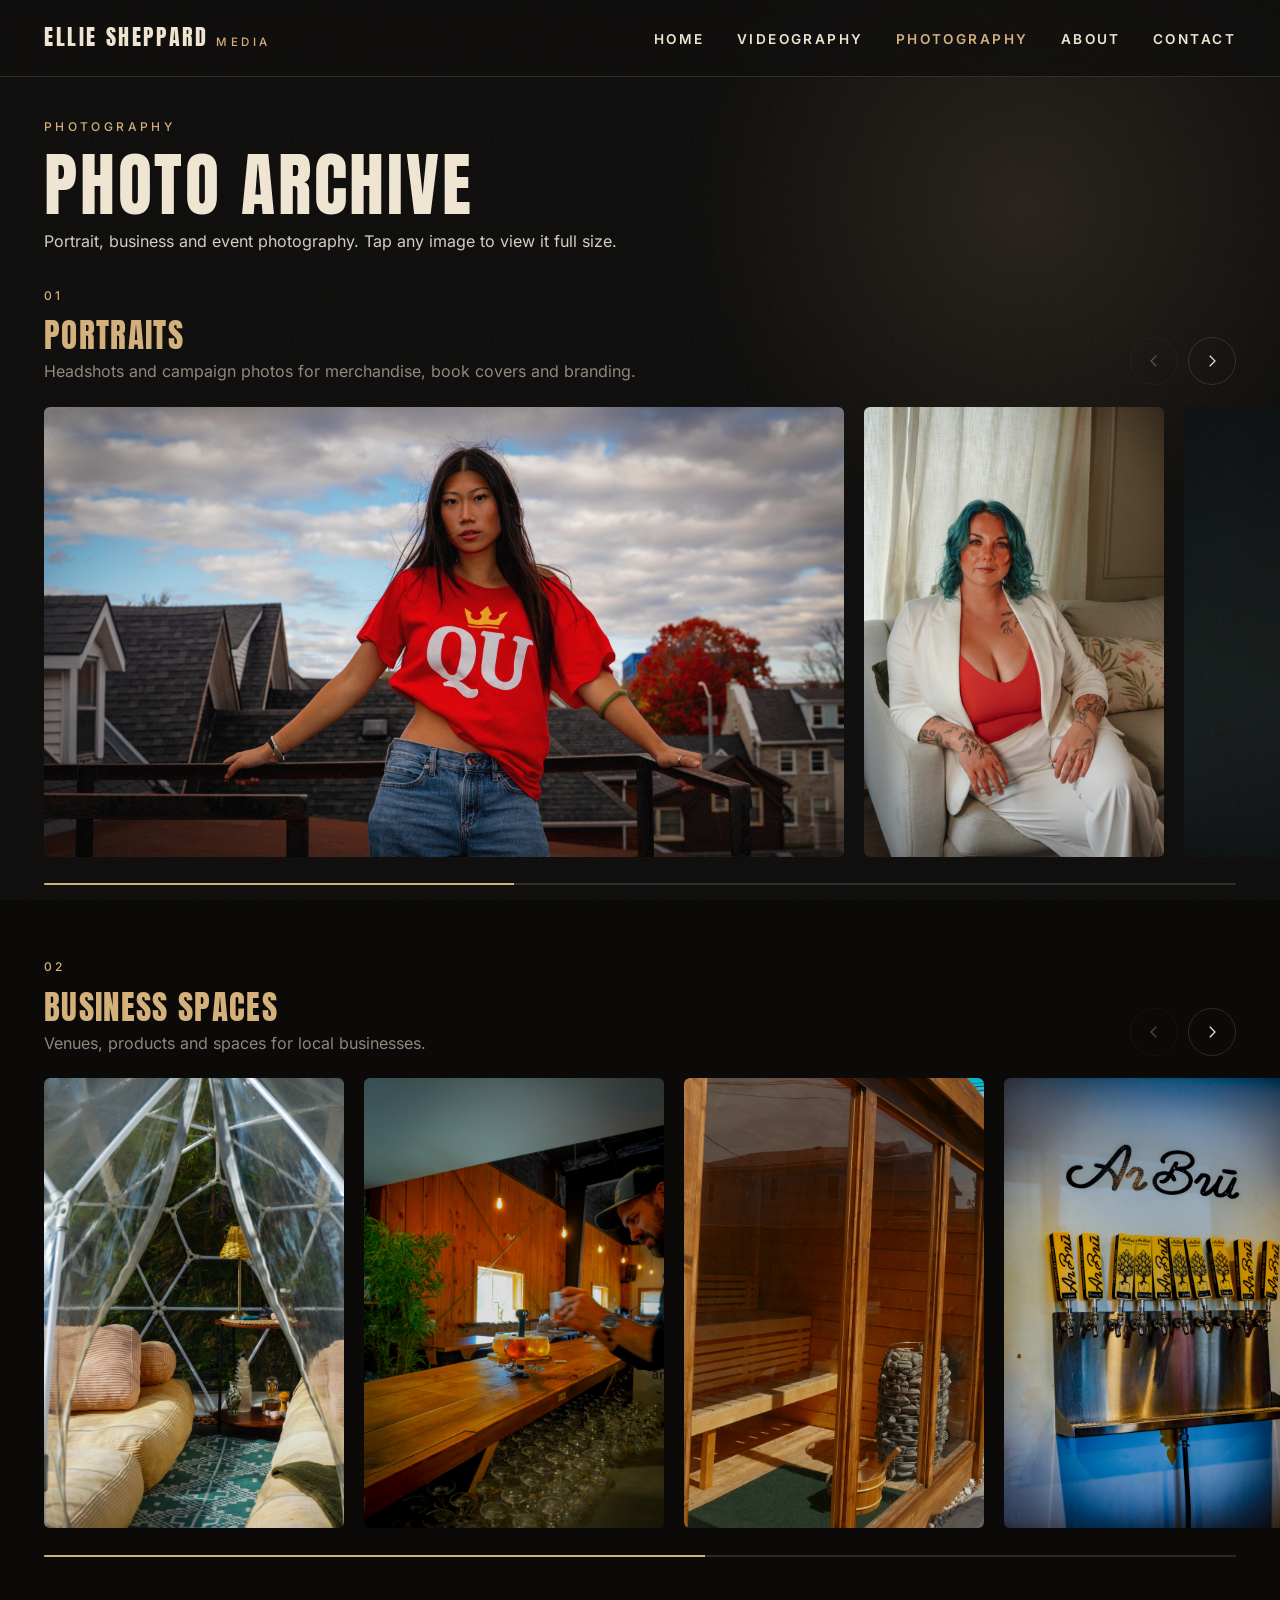
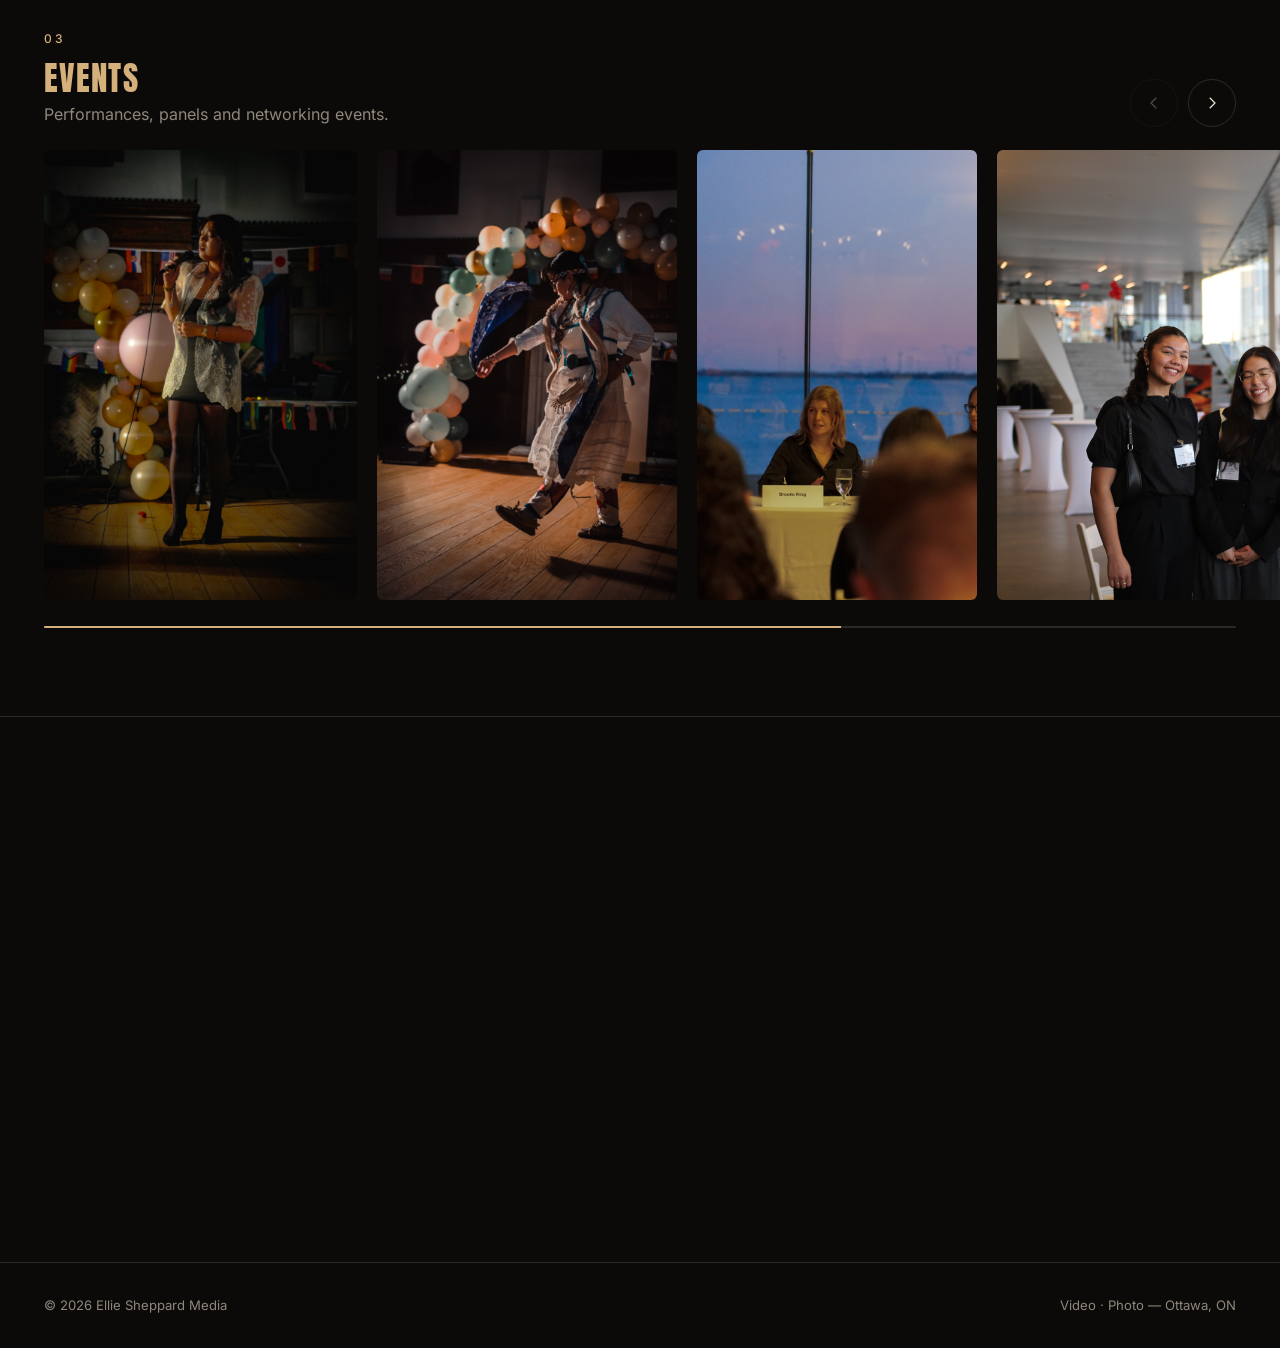
<file: photography.html>
<!DOCTYPE html>
<html lang="en">
<head>
  <meta charset="UTF-8">
  <meta name="viewport" content="width=device-width, initial-scale=1.0">
  <title>Photography — Ellie Sheppard Media</title>
  <meta name="description" content="Portfolio of Ellie Sheppard — visual storyteller, video editor and photographer based in Ottawa.">
  <link rel="stylesheet" href="css/style.css">
</head>
<body>
  <a class="skip-link" href="#main">Skip to content</a>

  <!-- ============ HEADER (same on every page) ============ -->
  <header class="site-header">
    <div class="container nav-bar">
      <a class="logo" href="index.html">ELLIE SHEPPARD <span>Media</span></a>
      <button class="nav-toggle" aria-label="Open menu" aria-expanded="false" aria-controls="nav-links">
        <span></span><span></span><span></span>
      </button>
      <ul class="nav-links" id="nav-links">
        <li><a href="index.html">Home</a></li>
        <li><a href="videography.html">Videography</a></li>
        <li><a href="photography.html" aria-current="page">Photography</a></li>
        <li><a href="index.html#about">About</a></li>
        <li><a href="index.html#contact">Contact</a></li>
      </ul>
    </div>
  </header>

  <main id="main">

    <section class="page-hero">
      <div class="container reveal">
        <span class="eyebrow">Photography</span>
        <h1 class="display">Photo Archive</h1>
        <p>Portrait, business and event photography. Tap any image to view it full size.</p>
      </div>
    </section>

    <section class="section">

      <!-- ===== PORTRAITS ===== -->
      <div class="group">
        <div class="container section-head reveal">
          <div class="head-text">
            <span class="eyebrow">01</span>
            <h3 class="display">Portraits</h3>
            <p>Headshots and campaign photos for merchandise, book covers and branding.</p>
          </div>
          <div class="controls">
            <button class="arrow" data-dir="-1" aria-label="Previous"><svg viewBox="0 0 24 24" fill="none" stroke="currentColor" stroke-width="1.6"><path d="M15 5l-7 7 7 7"/></svg></button>
            <button class="arrow" data-dir="1" aria-label="Next"><svg viewBox="0 0 24 24" fill="none" stroke="currentColor" stroke-width="1.6"><path d="M9 5l7 7-7 7"/></svg></button>
          </div>
        </div>
        <div class="carousel">
          <div class="track">
            <button class="card card--photo" data-photo><img src="photos-videos/Photography/photoshoot1-2.jpg" alt="Student in a red QU shirt on a rooftop" loading="lazy"></button>
            <button class="card card--photo" data-photo><img src="photos-videos/Photography/STAYBL-Bookcover-2.jpg" alt="Portrait for the STĀBYL book cover" loading="lazy"></button>
            <button class="card card--photo" data-photo><img src="photos-videos/Photography/hand-staybl-ps.jpg" alt="The finished STĀBYL book held up" loading="lazy"></button>
            <button class="card card--photo" data-photo><img src="photos-videos/Photography/Photoshoot2.jpg" alt="Five students in QU shirts on a rooftop railing" loading="lazy"></button>
            <button class="card card--photo" data-photo><img src="photos-videos/Photography/photoshoot-3.jpg" alt="QU campaign group on a metal staircase" loading="lazy"></button>
          </div>
          <div class="progress"><span></span></div>
        </div>
      </div>

      <!-- ===== BUSINESS SPACES ===== -->
      <div class="group">
        <div class="container section-head reveal">
          <div class="head-text">
            <span class="eyebrow">02</span>
            <h3 class="display">Business Spaces</h3>
            <p>Venues, products and spaces for local businesses.</p>
          </div>
          <div class="controls">
            <button class="arrow" data-dir="-1" aria-label="Previous"><svg viewBox="0 0 24 24" fill="none" stroke="currentColor" stroke-width="1.6"><path d="M15 5l-7 7 7 7"/></svg></button>
            <button class="arrow" data-dir="1" aria-label="Next"><svg viewBox="0 0 24 24" fill="none" stroke="currentColor" stroke-width="1.6"><path d="M9 5l7 7-7 7"/></svg></button>
          </div>
        </div>
        <div class="carousel">
          <div class="track">
            <button class="card card--photo" data-photo><img src="photos-videos/Photography/dome-2.jpg" alt="Cozy lounge inside a clear garden dome" loading="lazy"></button>
            <button class="card card--photo" data-photo><img src="photos-videos/Photography/brew-pouring-final.jpg" alt="Brewer preparing a beer flight at the Ar Brū bar" loading="lazy"></button>
            <button class="card card--photo" data-photo><img src="photos-videos/Photography/sauna.jpg" alt="Outdoor cedar sauna with stone heater" loading="lazy"></button>
            <button class="card card--photo" data-photo><img src="photos-videos/Photography/tap-wall.jpg" alt="Ar Brū tap wall with yellow tap handles" loading="lazy"></button>
            <button class="card card--photo" data-photo><img src="photos-videos/Photography/truck-2.jpg" alt="Vintage Ouimet Farms Adventure truck beside a corn field" loading="lazy"></button>
            <button class="card card--photo" data-photo><img src="photos-videos/Photography/corn-maze-2.jpg" alt="Wooden lookout stairs beside a corn field" loading="lazy"></button>
            <button class="card card--photo" data-photo><img src="photos-videos/Photography/greenhouse-2.jpg" alt="Greenhouse lounge with wicker seating" loading="lazy"></button>
          </div>
          <div class="progress"><span></span></div>
        </div>
      </div>

      <!-- ===== EVENTS ===== -->
      <div class="group">
        <div class="container section-head reveal">
          <div class="head-text">
            <span class="eyebrow">03</span>
            <h3 class="display">Events</h3>
            <p>Performances, panels and networking events.</p>
          </div>
          <div class="controls">
            <button class="arrow" data-dir="-1" aria-label="Previous"><svg viewBox="0 0 24 24" fill="none" stroke="currentColor" stroke-width="1.6"><path d="M15 5l-7 7 7 7"/></svg></button>
            <button class="arrow" data-dir="1" aria-label="Next"><svg viewBox="0 0 24 24" fill="none" stroke="currentColor" stroke-width="1.6"><path d="M9 5l7 7-7 7"/></svg></button>
          </div>
        </div>
        <div class="carousel">
          <div class="track">
            <button class="card card--photo" data-photo><img src="photos-videos/Photography/threads-final.jpg" alt="Singer performing at the Threads cultural fashion show" loading="lazy"></button>
            <button class="card card--photo" data-photo><img src="photos-videos/Photography/threads.jpg" alt="Dancer performing at the Threads cultural fashion show" loading="lazy"></button>
            <button class="card card--photo" data-photo><img src="photos-videos/Photography/framing-event-2.jpg" alt="Panelist speaking at a waterfront event at sunset" loading="lazy"></button>
            <button class="card card--photo" data-photo><img src="photos-videos/Photography/students.JPG" alt="Four students smiling at a networking event" loading="lazy"></button>
            <button class="card card--photo" data-photo><img src="photos-videos/Photography/Life-AAS-3.jpg" alt="Student networking event in progress" loading="lazy"></button>
          </div>
          <div class="progress"><span></span></div>
        </div>
      </div>

    </section>

    <section class="section contact">
      <div class="container reveal">
        <span class="eyebrow">Like what you see?</span>
        <h2 class="display">Let's work<br>together</h2>
        <div class="btn-row" style="margin-top:2rem">
          <a class="btn" href="index.html#contact">Get in touch</a>
          <a class="btn btn--ghost" href="index.html">Back to home</a>
        </div>
      </div>
    </section>
  </main>

  <!-- ============ FOOTER (same on every page) ============ -->
  <footer class="site-footer">
    <div class="container">
      <span>© <span data-year>2026</span> Ellie Sheppard Media</span>
      <span>Video · Photo — Ottawa, ON</span>
    </div>
  </footer>

  <!-- Lightbox for videos and photos -->
  <dialog class="lightbox" aria-label="Media viewer">
    <button class="lb-close" aria-label="Close">Close ✕</button>
    <div class="lb-content"></div>
  </dialog>

  <script src="js/main.js"></script>
</body>
</html>
</file>
<file: css/style.css>
/* =========================================================
   Ellie Sheppard Media — Portfolio
   Colours + fonts live in :root so they're easy to change.
   ========================================================= */

/* 2 fonts: Anton (titles) + Inter (everything else). Stored in /fonts (OFL-licensed) */
@font-face { font-family: "Anton"; src: url("../fonts/anton-latin-400-normal.woff2") format("woff2"); font-weight: 400; font-style: normal; font-display: swap; }
@font-face { font-family: "Inter"; src: url("../fonts/inter-latin-300-normal.woff2") format("woff2"); font-weight: 300; font-style: normal; font-display: swap; }
@font-face { font-family: "Inter"; src: url("../fonts/inter-latin-400-normal.woff2") format("woff2"); font-weight: 400; font-style: normal; font-display: swap; }
@font-face { font-family: "Inter"; src: url("../fonts/inter-latin-500-normal.woff2") format("woff2"); font-weight: 500; font-style: normal; font-display: swap; }
@font-face { font-family: "Inter"; src: url("../fonts/inter-latin-600-normal.woff2") format("woff2"); font-weight: 600; font-style: normal; font-display: swap; }

:root {
  --bg: #0b0a09;         /* page background (near-black) */
  --bg-2: #15130f;        /* cards / panels */
  --cream: #f1e7d3;       /* headings */
  --gold: #d4b07a;        /* accent */
  --text: #d6cfc3;        /* body text */
  --muted: #8f877b;       /* secondary text */
  --line: rgba(241, 231, 211, 0.14);

  --font-display: "Anton", "Oswald", Impact, sans-serif;
  --font-body: "Inter", system-ui, -apple-system, sans-serif;

  --max: 1240px;
  /* side padding that lines carousels up with the content column */
  --pad: max(1.5rem, calc((100vw - var(--max)) / 2));
  --radius: 6px;
}

*,
*::before,
*::after { box-sizing: border-box; }

html { scroll-behavior: smooth; }

body {
  margin: 0;
  background: var(--bg);
  color: var(--text);
  font-family: var(--font-body);
  font-size: 1rem;
  line-height: 1.65;
  -webkit-font-smoothing: antialiased;
  overflow-x: hidden;
}

/* Film-grain overlay */
body::after {
  content: "";
  position: fixed;
  inset: 0;
  pointer-events: none;
  z-index: 100;
  opacity: 0.07;
  background-image: url("data:image/svg+xml,%3Csvg xmlns='http://www.w3.org/2000/svg' width='200' height='200'%3E%3Cfilter id='n'%3E%3CfeTurbulence type='fractalNoise' baseFrequency='.85' numOctaves='3' stitchTiles='stitch'/%3E%3C/filter%3E%3Crect width='100%25' height='100%25' filter='url(%23n)'/%3E%3C/svg%3E");
}

img { display: block; max-width: 100%; }
a { color: inherit; }

.container {
  width: 100%;
  max-width: var(--max);
  margin: 0 auto;
  padding: 0 1.5rem;
}

.skip-link {
  position: absolute;
  left: -999px;
  top: 0;
  background: var(--gold);
  color: var(--bg);
  padding: .5rem 1rem;
  z-index: 200;
}
.skip-link:focus { left: 1rem; }

:focus-visible { outline: 2px solid var(--gold); outline-offset: 3px; }

/* ---------- Type ---------- */

.eyebrow {
  display: block;
  font-family: var(--font-body);
  font-size: .75rem;
  font-weight: 500;
  letter-spacing: .28em;
  text-transform: uppercase;
  color: var(--gold);
  margin-bottom: .9rem;
}

.display {
  font-family: var(--font-display);
  font-weight: 400;
  text-transform: uppercase;
  letter-spacing: .04em;
  line-height: .95;
  color: var(--cream);
  margin: 0;
}

.tagline {
  font-family: var(--font-body);
  font-weight: 500;
  text-transform: uppercase;
  color: var(--gold);
  letter-spacing: .22em;
}

/* ---------- Header ---------- */

.site-header {
  position: sticky;
  top: 0;
  z-index: 50;
  background: rgba(11, 10, 9, .82);
  backdrop-filter: blur(10px);
  -webkit-backdrop-filter: blur(10px);
  border-bottom: 1px solid var(--line);
}

.nav-bar {
  display: flex;
  align-items: center;
  justify-content: space-between;
  height: 76px;
}

.logo {
  text-decoration: none;
  display: flex;
  align-items: baseline;
  gap: .5rem;
  font-family: var(--font-display);
  font-size: 1.35rem;
  letter-spacing: .12em;
  color: var(--cream);
  white-space: nowrap;
}
.logo span {
  font-family: var(--font-body);
  font-size: .72rem;
  font-weight: 500;
  letter-spacing: .3em;
  text-transform: uppercase;
  color: var(--gold);
}

.nav-links {
  display: flex;
  gap: 2rem;
  list-style: none;
  margin: 0;
  padding: 0;
}
.nav-links a {
  font-family: var(--font-body);
  font-size: .85rem;
  font-weight: 600;
  letter-spacing: .18em;
  text-transform: uppercase;
  text-decoration: none;
  color: var(--cream);
  transition: color .2s;
}
.nav-links a:hover,
.nav-links a[aria-current="page"] { color: var(--gold); }

.nav-toggle {
  display: none;
  background: none;
  border: 0;
  color: var(--cream);
  cursor: pointer;
  padding: .5rem;
}
.nav-toggle span {
  display: block;
  width: 26px;
  height: 2px;
  background: currentColor;
  margin: 6px 0;
  transition: transform .3s, opacity .3s;
}

@media (max-width: 860px) {
  .nav-toggle { display: block; }
  .nav-links {
    position: absolute;
    top: 76px;
    right: 0;
    left: 0;
    flex-direction: column;
    align-items: flex-end;
    gap: 1.2rem;
    padding: 1.75rem 1.5rem 2rem;
    background: var(--bg);
    border-bottom: 1px solid var(--line);
    display: none;
  }
  .nav-links.open { display: flex; }
  .nav-links a { font-size: 1rem; }
  .nav-toggle[aria-expanded="true"] span:nth-child(1) { transform: translateY(8px) rotate(45deg); }
  .nav-toggle[aria-expanded="true"] span:nth-child(2) { opacity: 0; }
  .nav-toggle[aria-expanded="true"] span:nth-child(3) { transform: translateY(-8px) rotate(-45deg); }
}

/* ---------- Hero (home) ---------- */

.hero {
  position: relative;
  padding: 5rem 0 6rem;
  min-height: calc(100vh - 76px);
  display: flex;
  align-items: center;
  isolation: isolate;
  overflow-x: clip; /* stop the glow causing sideways scroll */
}
/* soft gold glow instead of a photo background */
.hero::before {
  content: "";
  position: absolute;
  z-index: -1;
  width: 70vw;
  height: 70vw;
  max-width: 900px;
  max-height: 900px;
  right: -15vw;
  top: -10vw;
  background: radial-gradient(circle, rgba(212, 176, 122, .16), transparent 62%);
  filter: blur(20px);
}

.hero-grid {
  display: grid;
  grid-template-columns: 1.05fr 1fr;
  gap: 4rem;
  align-items: center;
}

.hero-text { text-align: right; }

.hero-title {
  font-size: clamp(3.6rem, 9vw, 8.5rem);
}
.hero-title .outline {
  color: transparent;
  -webkit-text-stroke: 1.5px var(--cream);
}

.hero-text .tagline {
  font-size: clamp(.8rem, 1.2vw, .95rem);
  margin: 1.6rem 0 1.2rem;
}

.hero-text p.lead {
  max-width: 42ch;
  margin: 0 0 2rem auto;
  color: var(--text);
}

.btn-row {
  display: flex;
  gap: .9rem;
  justify-content: flex-end;
  flex-wrap: wrap;
}

.btn {
  display: inline-flex;
  align-items: center;
  gap: .6rem;
  padding: .85rem 1.6rem;
  border-radius: 999px;
  border: 1px solid var(--gold);
  font-size: .85rem;
  font-weight: 500;
  letter-spacing: .14em;
  text-transform: uppercase;
  text-decoration: none;
  color: var(--bg);
  background: var(--gold);
  cursor: pointer;
  transition: background .25s, color .25s, transform .25s;
}
.btn:hover { transform: translateY(-2px); background: var(--cream); border-color: var(--cream); }
.btn--ghost { background: transparent; color: var(--cream); border-color: var(--line); }
.btn--ghost:hover { background: transparent; border-color: var(--gold); color: var(--gold); }

.showreel {
  position: relative;
  aspect-ratio: 4 / 5;
  border-radius: var(--radius);
  overflow: hidden;
  cursor: pointer;
  border: 0;
  padding: 0;
  width: 100%;
  background: var(--bg-2);
}
.showreel img {
  width: 100%;
  height: 100%;
  object-fit: cover;
  transition: transform .8s ease;
}
.showreel:hover img { transform: scale(1.04); }
.showreel::after {
  content: "";
  position: absolute;
  inset: 0;
  background: linear-gradient(180deg, transparent 50%, rgba(0, 0, 0, .75));
}
.showreel-label {
  position: absolute;
  left: 1.5rem;
  bottom: 1.4rem;
  z-index: 2;
  text-align: left;
  color: var(--cream);
}
.showreel-label strong {
  display: block;
  font-family: var(--font-display);
  font-weight: 400;
  font-size: 1.8rem;
  letter-spacing: .06em;
  text-transform: uppercase;
}
.showreel-label em { font-style: normal; font-size: .75rem; letter-spacing: .2em; text-transform: uppercase; color: var(--gold); }

@media (max-width: 860px) {
  .hero { min-height: auto; padding: 3rem 0 4rem; }
  .hero-grid { grid-template-columns: 1fr; gap: 2.5rem; }
  .hero-media { order: 2; }
  .showreel { aspect-ratio: 16 / 10; }
}

/* ---------- Page hero (inner pages) ---------- */

.page-hero {
  position: relative;
  padding: 6rem 0 3rem;
  text-align: right;
  isolation: isolate;
  overflow-x: clip; /* stop the glow causing sideways scroll */
}
.page-hero::before {
  content: "";
  position: absolute;
  z-index: -1;
  right: -10vw;
  top: -20vw;
  width: 60vw;
  height: 60vw;
  max-width: 800px;
  max-height: 800px;
  background: radial-gradient(circle, rgba(212, 176, 122, .13), transparent 62%);
}
.page-hero h1 { font-size: clamp(3.2rem, 9vw, 7.5rem); }
.page-hero p {
  max-width: 52ch;
  margin: 1.2rem 0 0 auto;
}

/* ---------- Sections ---------- */

.section { padding: 5.5rem 0; }
.section + .section { border-top: 1px solid var(--line); }

.group + .group { margin-top: 4.5rem; }

.section-head {
  display: flex;
  justify-content: space-between;
  align-items: flex-end;
  gap: 2rem;
  margin-bottom: 2.2rem;
}

.section-head .head-text {
  text-align: right;
  margin-left: auto;
  order: 2;
}
.section-head h2 { font-size: clamp(2.4rem, 5.5vw, 4.4rem); }
.section-head h3 { font-size: clamp(1.8rem, 3.6vw, 2.7rem); color: var(--gold); }
.section-head p {
  max-width: 46ch;
  margin: .8rem 0 0 auto;
  color: var(--muted);
}

.controls {
  order: 1;
  display: flex;
  align-items: center;
  gap: .6rem;
  flex-shrink: 0;
}

.arrow {
  width: 48px;
  height: 48px;
  border-radius: 50%;
  border: 1px solid var(--line);
  background: transparent;
  color: var(--cream);
  cursor: pointer;
  display: grid;
  place-items: center;
  transition: border-color .2s, color .2s, opacity .2s;
}
.arrow:hover:not(:disabled) { border-color: var(--gold); color: var(--gold); }
.arrow:disabled { opacity: .3; cursor: default; }
.arrow svg { width: 18px; height: 18px; }

.see-all {
  margin-left: .8rem;
  padding-bottom: .3rem;
  font-family: var(--font-body);
  font-size: .85rem;
  font-weight: 600;
  letter-spacing: .18em;
  text-transform: uppercase;
  color: var(--cream);
  text-decoration: none;
  white-space: nowrap;
  border-bottom: 2px solid var(--gold);
  transition: color .2s;
}
.see-all:hover { color: var(--gold); }

@media (max-width: 700px) {
  .section { padding: 4rem 0; }
  .section-head { flex-direction: column; align-items: flex-end; gap: 1.2rem; }
  .controls { order: 3; }
}
/* phones/tablets swipe — hide the arrow buttons */
@media (hover: none) {
  .arrow { display: none; }
  .see-all { margin-left: 0; }
}

/* ---------- Carousel ---------- */

.carousel { position: relative; }

.track {
  display: flex;
  gap: 1.25rem;
  overflow-x: auto;
  overscroll-behavior-x: contain;
  scroll-snap-type: x mandatory;
  scroll-padding-inline: var(--pad);
  padding: 0 var(--pad) 1.25rem;
  scrollbar-width: none;
  cursor: grab;
  -webkit-overflow-scrolling: touch;
}
.track::-webkit-scrollbar { display: none; }
.track.dragging { cursor: grabbing; scroll-snap-type: none; }
.track.dragging * { pointer-events: none; }

.progress {
  margin: .4rem var(--pad) 0;
  height: 2px;
  background: var(--line);
  border-radius: 2px;
  overflow: hidden;
}
.progress span {
  display: block;
  height: 100%;
  width: 20%;
  background: var(--gold);
  transform-origin: left;
  transition: width .15s linear, margin-left .15s linear;
}

/* ---------- Cards ---------- */

.card {
  position: relative;
  flex: 0 0 auto;
  scroll-snap-align: start;
  border-radius: var(--radius);
  overflow: hidden;
  background: var(--bg-2);
  border: 0;
  padding: 0;
  color: inherit;
  font: inherit;
  text-align: left;
  cursor: pointer;
}

.card img {
  width: 100%;
  height: 100%;
  object-fit: cover;
  transition: transform .7s ease, filter .4s;
  user-select: none;
  -webkit-user-drag: none;
}
.card:hover img { transform: scale(1.045); }

.card--landscape { width: clamp(280px, 44vw, 620px); aspect-ratio: 16 / 9; }
.card--portrait  { width: clamp(190px, 21vw, 280px); aspect-ratio: 9 / 16; }
.card--photo     { height: clamp(320px, 56vh, 540px); }
.card--photo img { width: auto; height: 100%; }

@media (max-width: 700px) {
  .card--landscape { width: 82vw; }
  .card--portrait  { width: 58vw; }
  .card--photo     { height: 60vh; max-height: 460px; }
  .card--photo img { max-width: 84vw; object-fit: cover; }
}

/* caption overlay */
.card .caption {
  position: absolute;
  left: 0;
  right: 0;
  bottom: 0;
  padding: 2.5rem 1.2rem 1rem;
  background: linear-gradient(180deg, transparent, rgba(0, 0, 0, .82));
  pointer-events: none;
}
.caption strong {
  display: block;
  font-family: var(--font-display);
  font-weight: 400;
  font-size: 1.25rem;
  letter-spacing: .05em;
  text-transform: uppercase;
  color: var(--cream);
  line-height: 1.15;
}
.caption em {
  font-family: var(--font-body);
  font-style: normal;
  font-size: .72rem;
  font-weight: 500;
  letter-spacing: .16em;
  text-transform: uppercase;
  color: var(--gold);
}

/* play button */
.play {
  position: absolute;
  top: 50%;
  left: 50%;
  width: 64px;
  height: 64px;
  margin: -32px 0 0 -32px;
  border-radius: 50%;
  background: rgba(11, 10, 9, .45);
  border: 1px solid rgba(241, 231, 211, .6);
  backdrop-filter: blur(4px);
  display: grid;
  place-items: center;
  transition: transform .3s, background .3s;
  z-index: 2;
}
.play::before {
  content: "";
  margin-left: 4px;
  border-style: solid;
  border-width: 9px 0 9px 15px;
  border-color: transparent transparent transparent var(--cream);
}
.card:hover .play,
.showreel:hover .play { transform: scale(1.1); background: var(--gold); }
.card:hover .play::before,
.showreel:hover .play::before { border-left-color: var(--bg); }
.card--portrait .play { width: 54px; height: 54px; margin: -27px 0 0 -27px; }

/* web design cards */
.card--web {
  width: clamp(290px, 40vw, 520px);
  border: 1px solid var(--line);
  cursor: default;
  display: flex;
  flex-direction: column;
}
.card--web .shot { aspect-ratio: 16 / 10; overflow: hidden; }
.card--web .body { padding: 1.4rem 1.4rem 1.6rem; display: flex; flex-direction: column; gap: .7rem; flex: 1; }
.card--web h4 {
  margin: 0;
  font-family: var(--font-display);
  font-weight: 400;
  font-size: 1.6rem;
  letter-spacing: .04em;
  text-transform: uppercase;
  color: var(--cream);
  line-height: 1.1;
}
.card--web p { margin: 0; font-size: .95rem; color: var(--muted); }
.tags { display: flex; flex-wrap: wrap; gap: .4rem; list-style: none; padding: 0; margin: 0; }
.tags li {
  font-size: .72rem;
  letter-spacing: .12em;
  text-transform: uppercase;
  padding: .3rem .7rem;
  border: 1px solid var(--line);
  border-radius: 999px;
  color: var(--text);
}
.web-links { display: flex; gap: 1.2rem; margin-top: auto; padding-top: .4rem; }
.web-links a {
  font-family: var(--font-body);
  color: var(--gold);
  text-decoration: none;
}
.web-links a:hover { text-decoration: underline; text-underline-offset: 4px; }

/* ---------- About ---------- */

.about-grid {
  display: grid;
  grid-template-columns: 0.85fr 1.15fr;
  gap: 4rem;
  align-items: center;
}
.about-photo {
  aspect-ratio: 4 / 5;
  border-radius: var(--radius);
  overflow: hidden;
  background: var(--bg-2);
}
.about-photo img { width: 100%; height: 100%; object-fit: cover; }
.about-text .head { text-align: right; margin-bottom: 1.8rem; }
.about-text .head h2 { font-size: clamp(2.6rem, 6vw, 4.6rem); }
.about-text .head .tagline { margin-top: .6rem; display: block; }
.about-text p { margin: 0 0 1.1rem; }

.skills {
  display: grid;
  grid-template-columns: repeat(2, 1fr);
  gap: 1rem;
  margin-top: 2rem;
  padding-top: 1.8rem;
  border-top: 1px solid var(--line);
}
.skills h4 {
  margin: 0 0 .4rem;
  font-size: .72rem;
  letter-spacing: .22em;
  text-transform: uppercase;
  color: var(--gold);
  font-weight: 500;
}
.skills p { font-size: .9rem; color: var(--muted); margin: 0; }

@media (max-width: 860px) {
  .about-grid { grid-template-columns: 1fr; gap: 2.5rem; }
  .about-photo { max-width: 420px; aspect-ratio: 1; }
  .skills { grid-template-columns: 1fr; }
}

/* ---------- Contact ---------- */

.contact { text-align: right; padding: 7rem 0 6rem; }
.contact h2 { font-size: clamp(3rem, 9vw, 7.5rem); }
.contact .email {
  display: inline-block;
  margin: 1.8rem 0 2.2rem;
  font-family: var(--font-body);
  font-weight: 300;
  font-size: clamp(1.2rem, 3vw, 2rem);
  color: var(--gold);
  text-decoration: none;
  border-bottom: 1px solid rgba(212, 176, 122, .4);
  word-break: break-all;
}
.contact .email:hover { border-color: var(--gold); }
.socials {
  display: flex;
  justify-content: flex-end;
  flex-wrap: wrap;
  gap: 1.6rem;
  list-style: none;
  padding: 0;
  margin: 0 0 2.4rem;
}
.socials a {
  font-size: .8rem;
  letter-spacing: .22em;
  text-transform: uppercase;
  text-decoration: none;
  color: var(--cream);
}
.socials a:hover { color: var(--gold); }

/* ---------- Footer ---------- */

.site-footer {
  border-top: 1px solid var(--line);
  padding: 2rem 0;
  font-size: .82rem;
  color: var(--muted);
}
.site-footer .container {
  display: flex;
  justify-content: space-between;
  gap: 1rem;
  flex-wrap: wrap;
}
.site-footer a { color: var(--muted); text-decoration: none; }
.site-footer a:hover { color: var(--gold); }

/* ---------- Lightbox ---------- */

.lightbox {
  width: min(1100px, 94vw);
  max-height: 92vh;
  padding: 0;
  border: 0;
  background: transparent;
  overflow: visible;
}
.lightbox::backdrop { background: rgba(5, 5, 4, .92); }
.lightbox .lb-content {
  display: grid;
  place-items: center;
}
.lightbox .lb-content img {
  max-height: 86vh;
  width: auto;
  border-radius: var(--radius);
}
.lightbox .lb-content iframe {
  width: 100%;
  aspect-ratio: 16 / 9;
  border: 0;
  border-radius: var(--radius);
  background: #000;
}
.lightbox.is-portrait { width: min(420px, 92vw); }
.lightbox.is-portrait .lb-content iframe { aspect-ratio: 9 / 16; max-height: 86vh; }
.lb-close {
  position: absolute;
  top: -3rem;
  right: 0;
  background: none;
  border: 0;
  color: var(--cream);
  font-family: var(--font-body);
  font-size: .78rem;
  letter-spacing: .18em;
  text-transform: uppercase;
  cursor: pointer;
}
.lb-close:hover { color: var(--gold); }
.lb-note {
  padding: 3rem 2rem;
  text-align: center;
  background: var(--bg-2);
  border: 1px solid var(--line);
  border-radius: var(--radius);
  color: var(--text);
}

/* ---------- Reveal on scroll ---------- */

.reveal { opacity: 0; transform: translateY(24px); transition: opacity .9s ease, transform .9s ease; }
.reveal.in { opacity: 1; transform: none; }

@media (prefers-reduced-motion: reduce) {
  html { scroll-behavior: auto; }
  .reveal { opacity: 1; transform: none; transition: none; }
  .card img, .showreel img { transition: none; }
}

/* ---------- Tighter inner pages (Videography / Photography) ---------- */
.page-hero { padding: 2.5rem 0 0; }
.page-hero h1 { font-size: clamp(2.6rem, 5.5vw, 4.6rem); }
.page-hero p { margin-top: .6rem; }
.page-hero + .section { padding-top: 2rem; border-top: 0; }
.section-head { margin-bottom: 1.4rem; }
.section-head h3 { font-size: clamp(1.5rem, 2.6vw, 2.2rem); }
.section-head h3 + p { margin-top: .4rem; }
.card--photo { height: clamp(260px, 50vh, 480px); }

/* ---------- Left-aligned layout (overrides the right-aligned version above) ---------- */
.hero-text,
.page-hero,
.about-text .head,
.contact { text-align: left; }
.hero-text p.lead,
.page-hero p,
.section-head p { margin-left: 0; }
.btn-row,
.socials { justify-content: flex-start; }
.section-head .head-text { text-align: left; margin-left: 0; order: 1; }
.section-head .controls { order: 2; }
.see-all { margin-left: .8rem; }
@media (max-width: 700px) {
  .section-head { align-items: flex-start; }
}

/* ---------- Line the carousels up with the headings ---------- */
:root { --pad: max(1.5rem, calc((100vw - var(--max)) / 2 + 1.5rem)); }

/* ---------- Big featured video (Videography page) ---------- */
.card--featured { display: block; width: 100%; aspect-ratio: 16 / 9; }
.card--featured .play { width: 88px; height: 88px; margin: -44px 0 0 -44px; }
.card--featured .play::before { border-width: 12px 0 12px 20px; }
.card--featured .caption { padding: 4rem 2rem 1.6rem; }
.card--featured .caption strong { font-size: clamp(1.5rem, 3.2vw, 2.6rem); }
.page-hero + .featured { padding-top: 2rem; padding-bottom: 3rem; border-top: 0; }

/* ---------- Showreel: play button on top of the video ---------- */
.showreel video,
.showreel iframe {
  position: absolute;
  inset: 0;
  width: 100%;
  height: 100%;
  object-fit: cover;
  border: 0;
  pointer-events: none; /* clicks go to the card, which opens the full video */
}
.showreel .play,
.showreel-label { z-index: 3; }

/* ---------- Video playing right on the page ---------- */
.inline-player { position: relative; width: 100%; aspect-ratio: 16 / 9; border-radius: var(--radius); overflow: hidden; background: #000; }
.inline-player.is-portrait { aspect-ratio: 9 / 16; }
.inline-player iframe { position: absolute; inset: 0; width: 100%; height: 100%; border: 0; }

/* ---------- Vertical showreel (9:16) ---------- */
.showreel,
.hero .inline-player {
  aspect-ratio: 9 / 16;
  width: min(100%, calc(78vh * 9 / 16));
  margin-inline: auto;
}
@media (max-width: 860px) {
  .showreel { aspect-ratio: 9 / 16; }
}

/* ---------- Let description text run wider (fewer awkward line breaks) ---------- */
.section-head p,
.page-hero p,
.hero-text p.lead { max-width: 75ch; text-wrap: pretty; }
</file>
